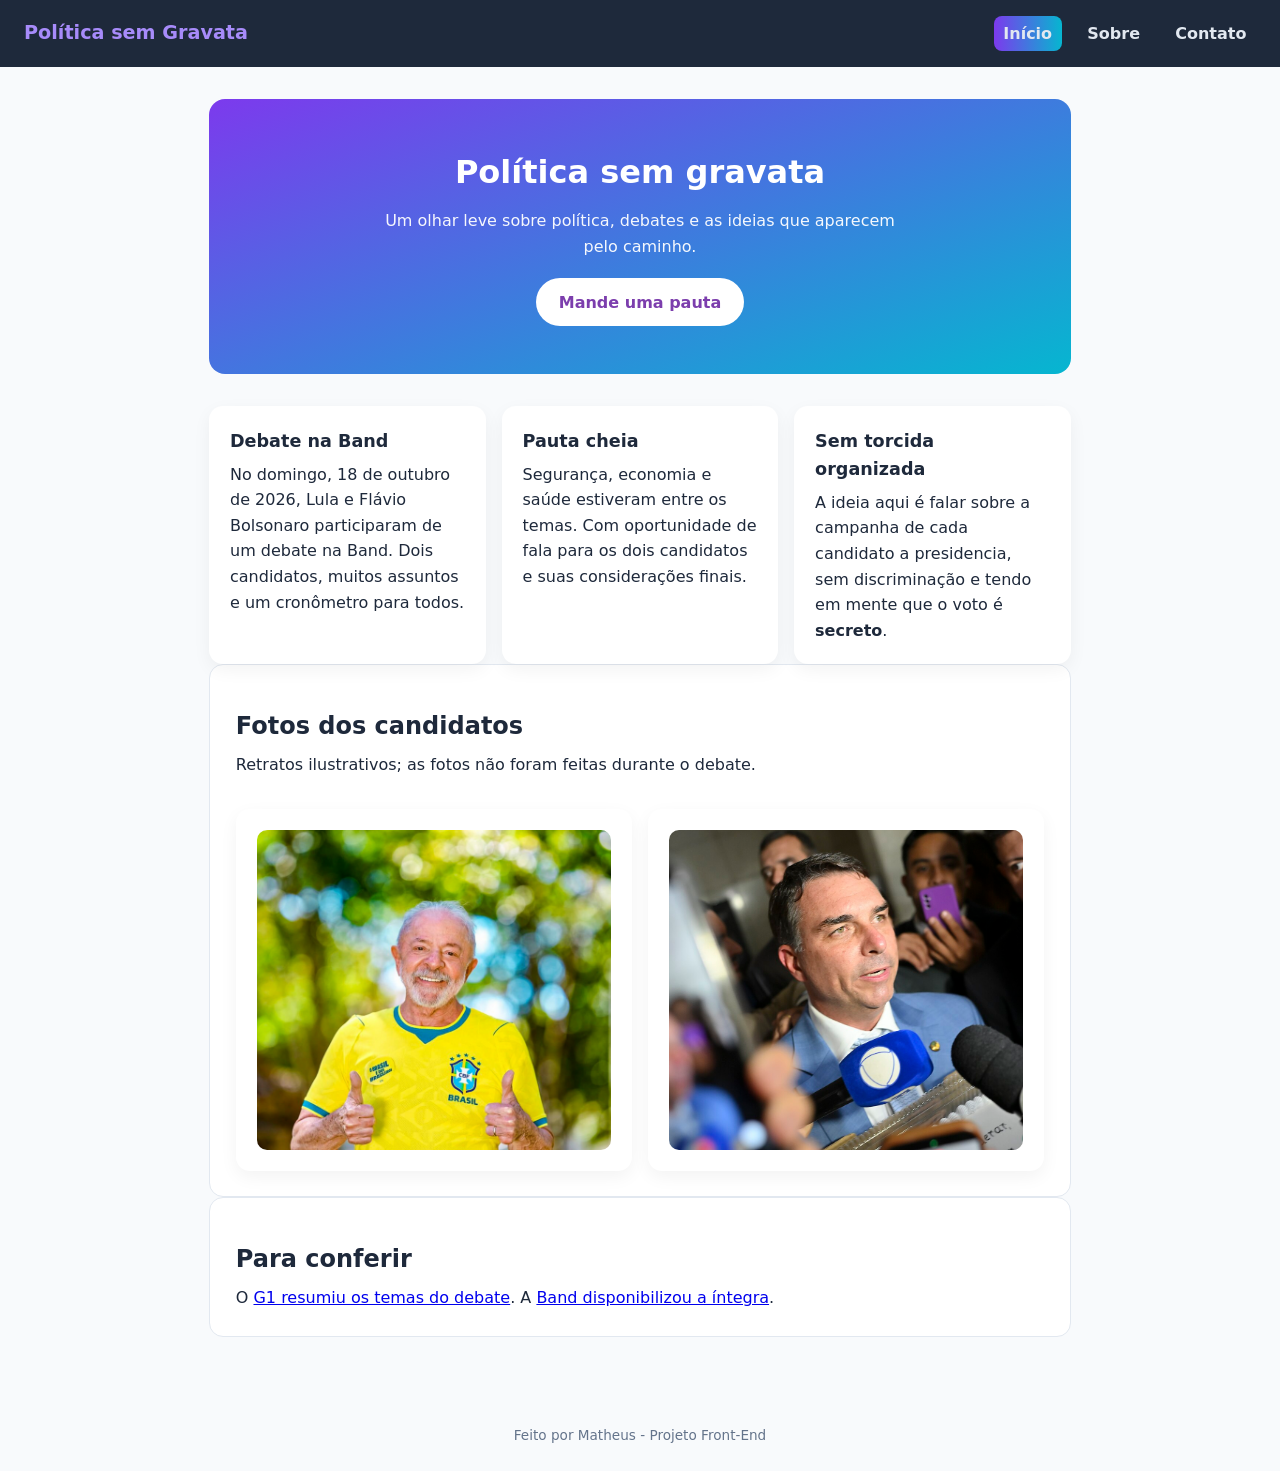
<file: index.html>
<!DOCTYPE html>
<html lang="pt-br">
<head>
    <meta charset="UTF-8">
    <meta name="viewport" content="width=device-width, initial-scale=1.0">
    <title>Política sem Gravata</title>
    <link rel="stylesheet" href="style.css">
</head>
<body>
    <header class="topo">
        <span class="logo">Política sem Gravata</span>
        <nav class="menu" aria-label="Navegação principal">
            <a href="index.html" class="ativo" aria-current="page">Início</a>
            <a href="sobre.html">Sobre</a>
            <a href="contato.html">Contato</a>
        </nav>
    </header>
    <main>
        <section class="hero">
            <h1>Política sem gravata</h1>
            <p>Um olhar leve sobre política, debates e as ideias que aparecem pelo caminho.</p>
            <a href="contato.html" class="botao">
                Mande uma pauta
            </a>
        </section>

        <section class="cards">
            <article class="card">
                <h2>Debate na Band</h2>
                <p>No domingo, 18 de outubro de 2026, Lula e Flávio Bolsonaro participaram de um debate na Band. Dois candidatos, muitos assuntos e um cronômetro para todos.</p>
            </article>
            <article class="card">
                <h2>Pauta cheia</h2>
                <p>Segurança, economia e saúde estiveram entre os temas. Com oportunidade de fala para os dois candidatos e suas considerações finais.</p>
            </article>
            <article class="card">
                <h2>Sem torcida organizada</h2>
                <p>A ideia aqui é falar sobre a campanha de cada candidato a presidencia, sem discriminação e tendo em mente que o voto é <strong>secreto</strong>.</p>
            </article>
        </section>

        <section class="conteudo">
            <h2>Fotos dos candidatos</h2>
            <p>Retratos ilustrativos; as fotos não foram feitas durante o debate.</p>
            <div class="cards fotos">
                <figure class="card">
                    <img src="imagens/lula-retrato.jpg" alt="Retrato do Luiz Inácio Lula da Silva." width="960" height="1229" loading="lazy">
                </figure>
                <figure class="card">
                    <img src="imagens/flavio-bolsonaro.jpg" alt="Flávio Bolsonaro dando entrevista a jornalistas no Senado." width="960" height="1437" loading="lazy">
                </figure>
            </div>
        </section>

        <section class="conteudo">
            <h2>Para conferir</h2>
            <p>O <a href="https://g1.globo.com/politica/noticia/2026/10/18/lula-e-flavio-bolsonaro-fazem-o-primeiro-debate.ghtml">G1 resumiu os temas do debate</a>. A <a href="https://www.band.com.br/nacional/pr/reveja-o-debate-da-band-completo-entre-lula-e-flavio-bolsonaro">Band disponibilizou a íntegra</a>.</p>
        </section>
    </main>

    <footer class="rodape">
        <p>Feito por Matheus - Projeto Front-End</p>
    </footer>
</body>
</html>
</file>
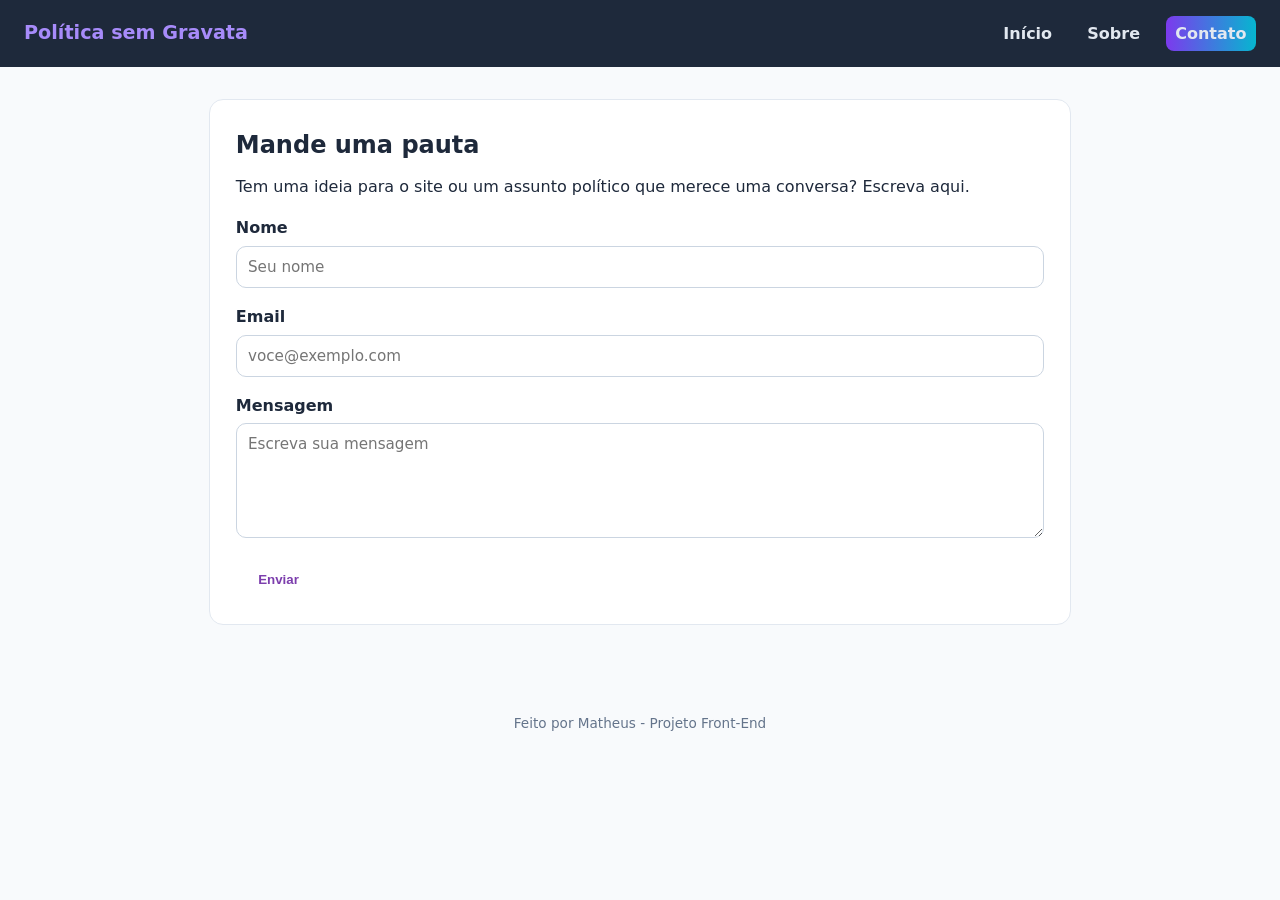
<file: contato.html>
<!DOCTYPE html>
<html lang="pt-br">
<head>
    <meta charset="UTF-8">
    <meta name="viewport" content="width=device-width, initial-scale=1.0">
    <title>Contato | Política sem Gravata</title>
    <link rel="stylesheet" href="style.css">
</head>
<body>
    <header class="topo">
        <span class="logo">Política sem Gravata</span>
        <nav class="menu" aria-label="Navegação principal">
            <a href="index.html">Início</a>
            <a href="sobre.html">Sobre</a>
            <a href="contato.html" class="ativo" aria-current="page">Contato</a>
        </nav>
    </header>

    <main>
        <section class="conteudo">
            <h1>Mande uma pauta</h1>
            <p>Tem uma ideia para o site ou um assunto político que merece uma conversa? Escreva aqui.</p>
            <form action="#" class="form">
                <div class="campo">
                    <label for="nome">Nome</label>
                    <input type="text" id="nome" name="nome" placeholder="Seu nome" autocomplete="name" required>
                </div>
                <div class="campo">
                    <label for="email">Email</label>
                    <input type="email" id="email" name="email" placeholder="voce@exemplo.com" autocomplete="email" required>
                </div>
                <div class="campo">
                    <label for="mensagem">Mensagem</label>
                    <textarea id="mensagem" name="mensagem" rows="5" placeholder="Escreva sua mensagem" required></textarea>
                </div>
                <button type="submit" class="botao">Enviar</button>
            </form>
        </section>
    </main>
    <footer class="rodape">
        <p>Feito por Matheus - Projeto Front-End</p>
    </footer>
</body>
</html>
</file>
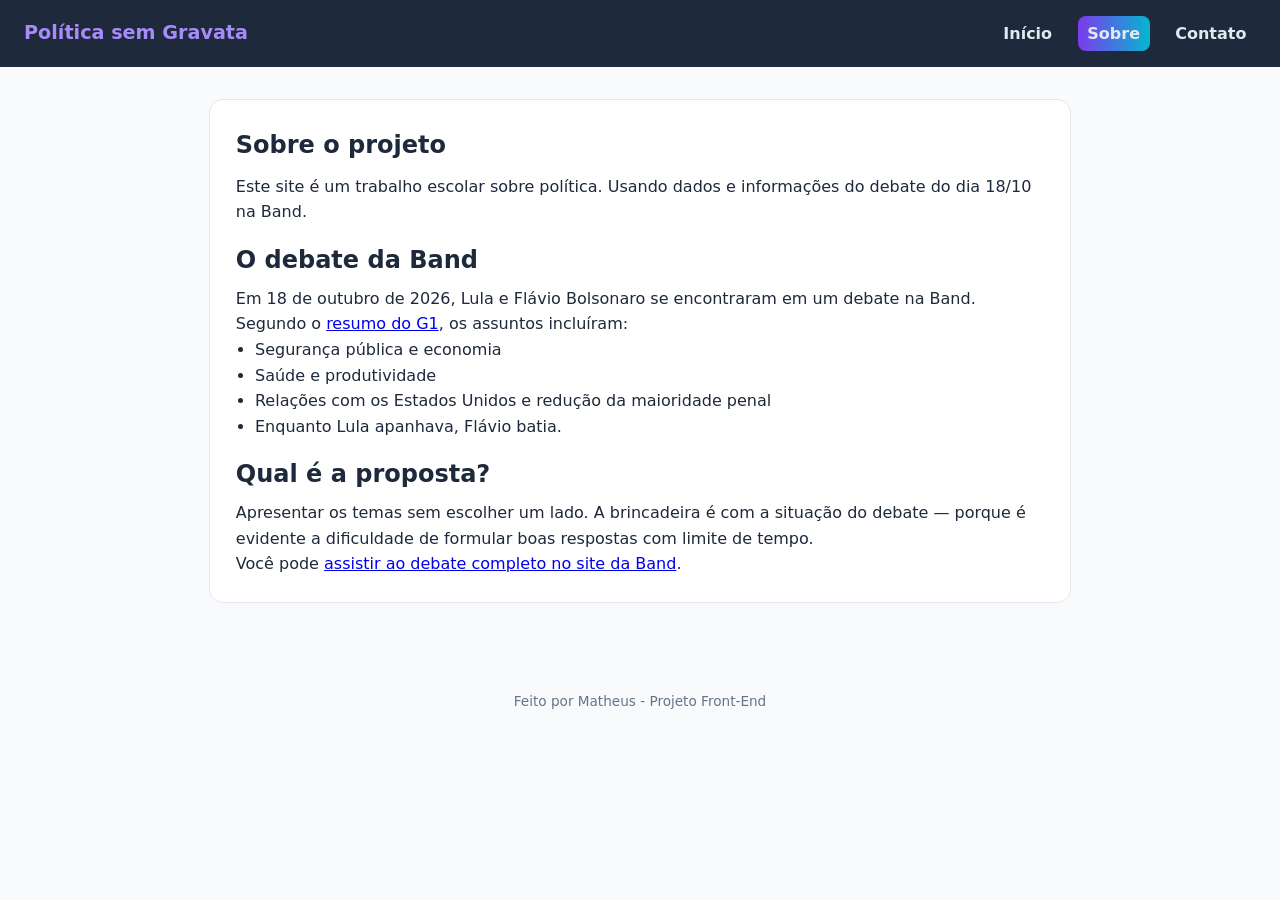
<file: sobre.html>
<!DOCTYPE html>
<html lang="pt-br">
<head>
    <meta charset="UTF-8">
    <meta name="viewport" content="width=device-width, initial-scale=1.0">
    <title>Sobre | Política sem Gravata</title>
    <link rel="stylesheet" href="style.css">
</head>
<body>
    <header class="topo">
        <span class="logo">Política sem Gravata</span>
        <nav class="menu" aria-label="Navegação principal">
            <a href="index.html">Início</a>
            <a href="sobre.html" class="ativo" aria-current="page">Sobre</a>
            <a href="contato.html">Contato</a>
        </nav>
    </header>
    <main>
       <section class="conteudo">
        <h1>Sobre o projeto</h1>
        <p>Este site é um trabalho escolar sobre política. Usando dados e informações do debate do dia 18/10 na Band.</p>

        <h2>O debate da Band</h2>
        <p>Em 18 de outubro de 2026, Lula e Flávio Bolsonaro se encontraram em um debate na Band. Segundo o <a href="https://g1.globo.com/politica/noticia/2026/10/18/lula-e-flavio-bolsonaro-fazem-o-primeiro-debate.ghtml">resumo do G1</a>, os assuntos incluíram:</p>
        <ul>
            <li>Segurança pública e economia</li>
            <li>Saúde e produtividade</li>
            <li>Relações com os Estados Unidos e redução da maioridade penal</li>
            <li>Enquanto Lula apanhava, Flávio batia.</li>
        </ul>
        <h2>Qual é a proposta?</h2>
        <p>Apresentar os temas sem escolher um lado. A brincadeira é com a situação do debate — porque é evidente a dificuldade de formular boas respostas com limite de tempo.</p>
        <p>Você pode <a href="https://www.band.com.br/nacional/pr/reveja-o-debate-da-band-completo-entre-lula-e-flavio-bolsonaro">assistir ao debate completo no site da Band</a>.</p>
       </section>
    </main>
    <footer class="rodape">
        <p>Feito por Matheus - Projeto Front-End</p>
    </footer>
</body>
</html>
</file>
<file: style.css>
* {margin: 0; padding: 0; box-sizing: border-box;}

body{
    font-family: 'Segoe UI', system-ui, Arial, sans-serif;
    color: #1e293b;
    background: #f8fafc;
    line-height: 1.6;
}



.topo{
    display: flex;
    align-items: center;
    justify-content: space-between;
    flex-wrap: wrap;
    gap: 0.5rem;
    background: #1e293b;
    padding: 1rem 1.5rem;
}

.logo {
 color: #a78bfa;
 font-weight: 800;
 font-size: 1.2rem;
}

.menu{ display: flex; gap: 1rem;}
.menu a {
    color: #e2e8f0;
    text-decoration: none;
    font-weight: 600;
    padding: 0.3rem 0.6rem;
    border-radius: 8px;
}
.menu a:hover { background: #334155;}
.menu a.ativo{
    background: linear-gradient(90deg, #7c3aed, #06b6d0);
    color: #e2e8f0;
}

main {
    max-width: 900px;
    margin: 0 auto;
    padding: 2rem 1.2rem;
}

.hero {
    text-align: center;
    padding: 3rem 1rem;
    background: linear-gradient(160deg, #7c3aed, #06b6d0);
    color: #fff;
    border-radius: 16px;
}
.hero h1 {
    font-size: 2rem;
    margin-bottom: 0.6rem;
}
.hero p {
    max-width: 520px;
    margin: 0 auto 1.2rem;
    opacity: 0.95;
}

.botao{
    display: inline-block;
    background: #fff;
    color: #7c3ead;
    text-decoration: none;
    font-weight: 700;
    padding: 0.7rem 1.4rem;
    border-radius: 50px;
    border: none;
    cursor: pointer;
}

.botao:hover{transform: scale(1.05);}


.cards{
    display: flex;
    gap: 1rem;
    flex-wrap: wrap;
    margin-top: 2rem;
}

.card {
    flex: 1 1 220px;
    background: #fff;
    border-radius: 14px;
    padding: 1.3rem;
    box-shadow: 0 6px 18px rgba(0,0,0,0.05);
}

.card h2{
    margin-bottom: 0.4rem;
    font-size: 1.1rem;
}

.fotos .card{
    margin: 0;
}

.fotos img{
    display: block;
    width: 100%;
    height: 320px;
    object-fit: cover;
    border-radius: 10px;
}

.fotos figcaption{
    margin-top: 0.8rem;
    font-size: 0.85rem;
}

.conteudo{
    background: #fff;
    border: 1px solid #e2e8f0;
    border-radius: 14px;
    padding: 1.6rem;
}

.conteudo h1 {margin-bottom: 0.6rem;}
.conteudo h2 {margin: 1rem 0 0.4rem;}
.conteudo ul {margin-left: 1.2rem;}


.form{margin-top: 1rem;}
.campo{margin-bottom: 1rem;}
.campo label {display: block;
font-weight: 600;
margin-bottom: 0.3rem;
}
.campo input, .campo textarea{
    width: 100%;
    padding: 0.7rem;
    border: 1.5px solid #cbd5e1;
    border-radius: 10px;
    font-family: inherit;
    font-size: 0.95rem;
}
.campo input:focus, .campo textarea:focus{
    outline: 3px solid rgba(124, 58, 237, 0.4);
    border-color: #7c3aed;
}

.rodape {
    text-align: center;
    padding: 1.5rem;
    color: #64748b;
    font-size: 0.85rem;
    margin-top: 2rem;
}

@media (max-width: 600px){
    .hero h1 {font-size: 1.5rem;}
    .menu{ width: 100%; justify-content: center;}
}
</file>
